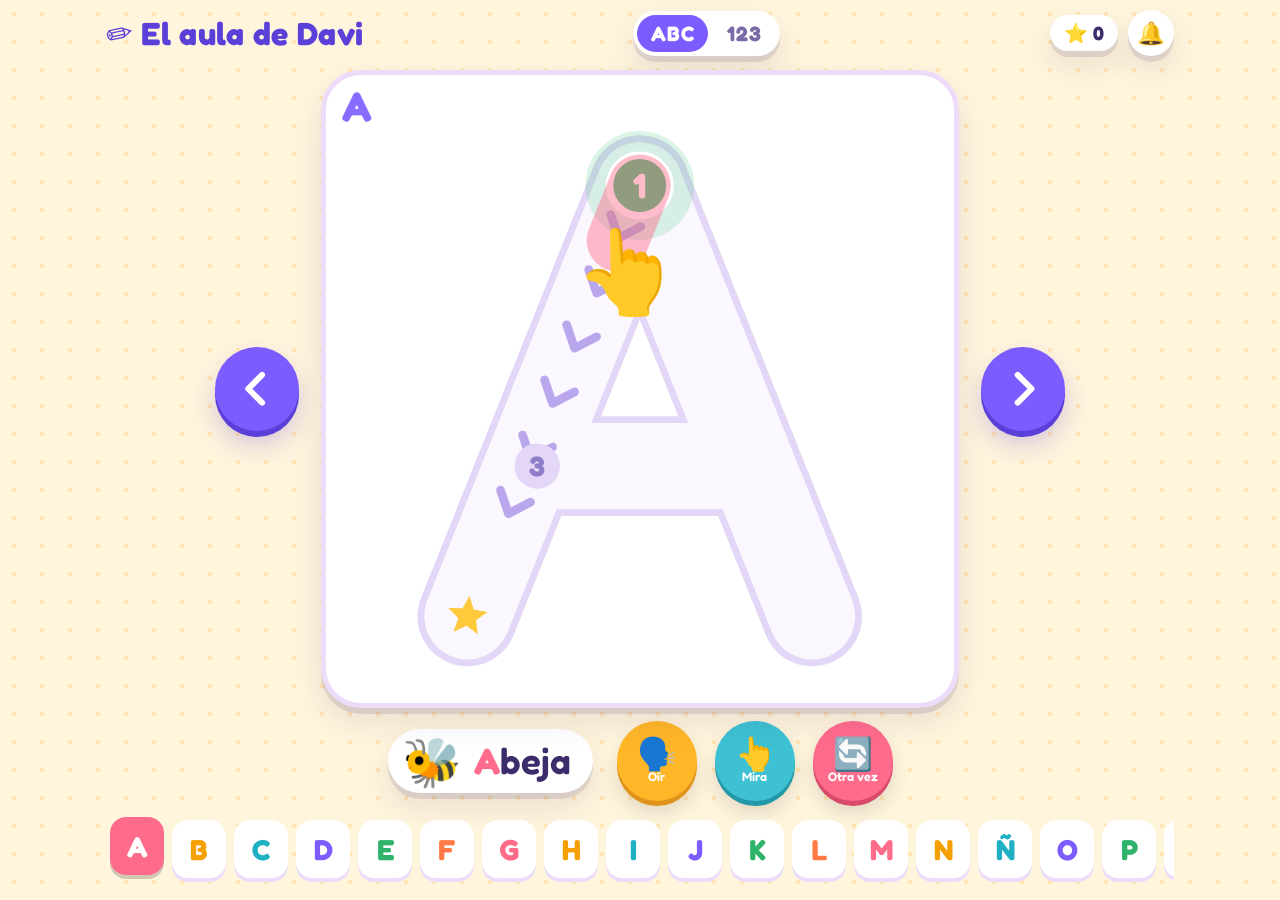
<file: index.html>
<!doctype html>
<html lang="es">
<head>
  <meta charset="utf-8">
  <meta name="viewport" content="width=device-width, initial-scale=1, maximum-scale=1, user-scalable=no, viewport-fit=cover">
  <meta name="theme-color" content="#fff4dc">
  <title>El aula de Davi</title>
  <link rel="preconnect" href="https://fonts.googleapis.com">
  <link rel="preconnect" href="https://fonts.gstatic.com" crossorigin>
  <link rel="stylesheet" href="https://fonts.googleapis.com/css2?family=Fredoka:wght@500;600;700&display=swap">
  <link rel="stylesheet" href="styles.css">
</head>
<body>
  <div class="app">
    <header class="top">
      <h1 class="brand"><span class="brand-icon" aria-hidden="true">✏️</span> <span class="brand-text">El aula de Davi</span></h1>
      <div class="tabs" role="group" aria-label="Sección">
        <button class="tab" type="button" data-mode="letras" aria-label="Letras">ABC</button>
        <button class="tab" type="button" data-mode="numeros" aria-label="Números">123</button>
      </div>
      <div class="top-actions">
        <div class="stars" title="Conseguidas"><span aria-hidden="true">⭐</span> <span id="starCount">0</span></div>
        <button id="soundBtn" class="icon-btn" type="button" aria-label="Quitar el sonido">🔔</button>
      </div>
    </header>

    <main class="stage">
      <button id="prevBtn" class="nav-btn" type="button" aria-label="Anterior">
        <svg viewBox="0 0 24 24" aria-hidden="true"><path d="M15 4 7 12l8 8"/></svg>
      </button>
      <div class="board-wrap">
        <canvas id="board" aria-label="Pizarra: traza con el dedo"></canvas>
        <div class="big-letter" id="bigLetter" aria-hidden="true">A</div>
      </div>
      <button id="nextBtn" class="nav-btn" type="button" aria-label="Siguiente">
        <svg viewBox="0 0 24 24" aria-hidden="true"><path d="m9 4 8 8-8 8"/></svg>
      </button>
    </main>

    <section class="controls">
      <button class="word-card" id="wordCard" type="button" aria-label="Escuchar la palabra">
        <span class="word-emoji" id="wordEmoji" aria-hidden="true">🐝</span>
        <span class="word" id="wordText">Abeja</span>
      </button>
      <div class="actions">
        <button id="listenBtn" class="round-btn" type="button" style="--c:#ffb627; --d:#e0931a">
          <span class="round-icon" aria-hidden="true">🗣️</span><span class="round-label">Oír</span>
        </button>
        <button id="demoBtn" class="round-btn" type="button" style="--c:#3ec1d3; --d:#2398a8">
          <span class="round-icon" aria-hidden="true">👆</span><span class="round-label">Mira</span>
        </button>
        <button id="resetBtn" class="round-btn" type="button" style="--c:#ff6b8b; --d:#d84a6b">
          <span class="round-icon" aria-hidden="true">🔄</span><span class="round-label">Otra vez</span>
        </button>
      </div>
    </section>

    <nav class="alphabet" id="alphabet" aria-label="Elige qué trazar"></nav>
  </div>

  <div class="celebrate" id="celebrate" hidden>
    <div class="celebrate-card" role="dialog" aria-live="polite" aria-label="¡Muy bien!">
      <div class="celebrate-stars" aria-hidden="true"><span>⭐</span><span>⭐</span><span>⭐</span></div>
      <p class="celebrate-title">¡Muy bien!</p>
      <div class="celebrate-emoji" id="celEmoji" aria-hidden="true"></div>
      <div class="celebrate-word" id="celWord"></div>
      <div class="celebrate-actions">
        <button id="againBtn" class="big-btn again" type="button" aria-label="Repetir">🔄</button>
        <button id="goNextBtn" class="big-btn next" type="button" aria-label="Siguiente">
          <svg viewBox="0 0 24 24" aria-hidden="true"><path d="m9 4 8 8-8 8"/></svg>
        </button>
      </div>
    </div>
  </div>

  <canvas id="confetti" aria-hidden="true"></canvas>

  <script src="letters.js"></script>
  <script src="numbers.js"></script>
  <script src="app.js"></script>
</body>
</html>
</file>
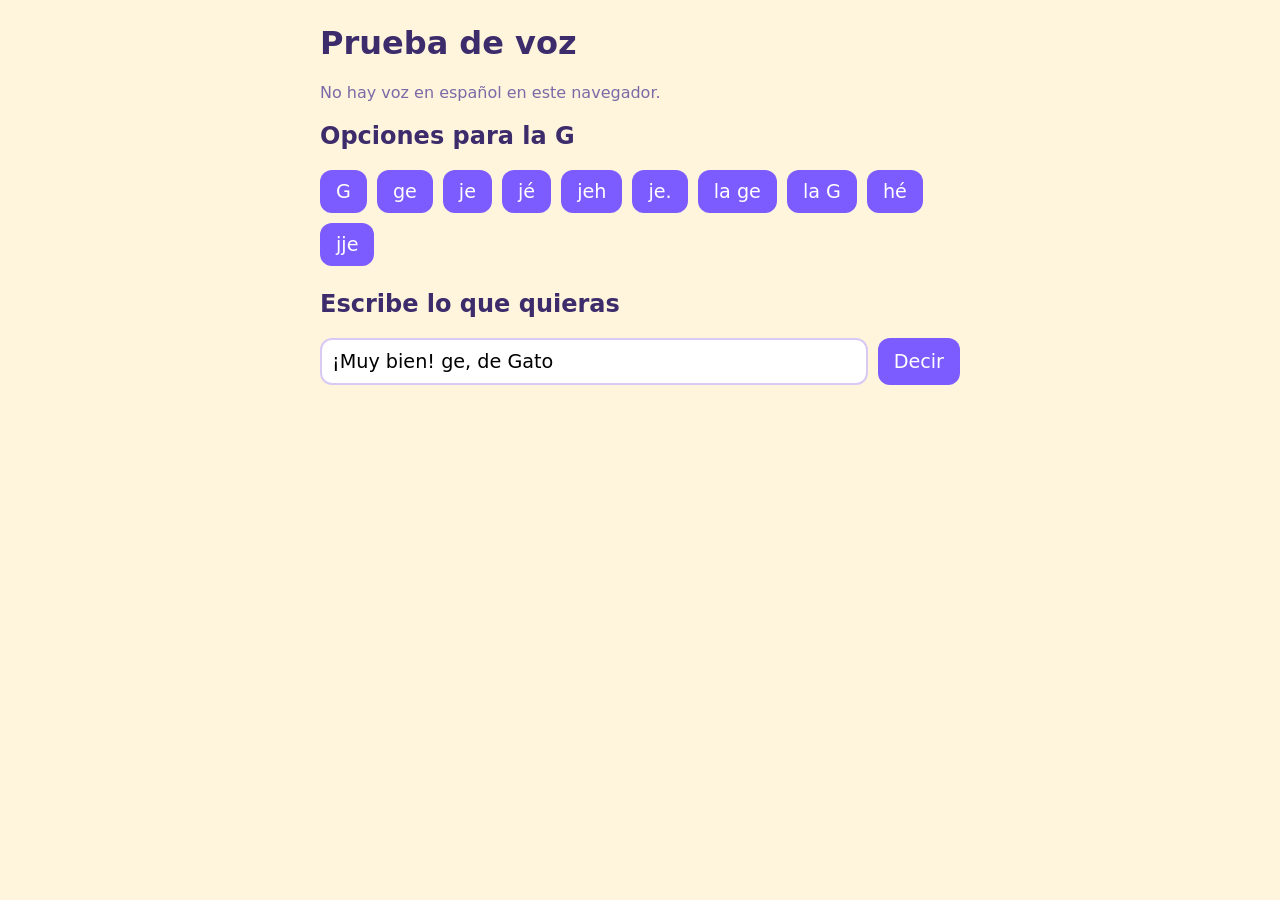
<file: prueba-voz.html>
<!doctype html>
<html lang="es">
<head>
  <meta charset="utf-8">
  <meta name="viewport" content="width=device-width, initial-scale=1">
  <title>Prueba de voz</title>
  <style>
    body { font-family: system-ui, sans-serif; margin: 0; padding: 24px 16px; background: #fff4dc; color: #3d2c6b; }
    main { max-width: 640px; margin: 0 auto; }
    h1 { margin-top: 0; }
    .opts { display: flex; flex-wrap: wrap; gap: 10px; margin: 16px 0 24px; }
    button { font: inherit; font-size: 1.2rem; padding: 10px 16px; border: 0; border-radius: 12px; background: #7c5cff; color: #fff; cursor: pointer; }
    form { display: flex; gap: 10px; flex-wrap: wrap; }
    input { font: inherit; font-size: 1.2rem; padding: 10px; border-radius: 12px; border: 2px solid #d9c9f5; flex: 1; min-width: 0; }
    #voice { color: #7a6aa8; }
  </style>
</head>
<body>
  <main>
    <h1>Prueba de voz</h1>
    <p id="voice">Buscando voz…</p>

    <h2>Opciones para la G</h2>
    <div class="opts" id="opts"></div>

    <h2>Escribe lo que quieras</h2>
    <form id="form">
      <input id="text" value="¡Muy bien! ge, de Gato" autocomplete="off">
      <button type="submit">Decir</button>
    </form>
  </main>

  <script>
    var OPTIONS = ['G', 'ge', 'je', 'jé', 'jeh', 'je.', 'la ge', 'la G', 'hé', 'jje'];
    var voice = null;

    function pickVoice() {
      var voices = speechSynthesis.getVoices();
      voice = voices.find(function (v) { return /^es[-_]ES/i.test(v.lang); }) ||
              voices.find(function (v) { return /^es/i.test(v.lang); }) || null;
      document.getElementById('voice').textContent = voice
        ? 'Voz: ' + voice.name + ' (' + voice.lang + ')'
        : 'No hay voz en español en este navegador.';
    }
    pickVoice();
    speechSynthesis.addEventListener('voiceschanged', pickVoice);

    function say(text) {
      speechSynthesis.cancel();
      setTimeout(function () {
        var u = new SpeechSynthesisUtterance(text);
        u.lang = 'es-ES';
        if (voice) u.voice = voice;
        u.rate = 0.85;
        u.pitch = 1.15;
        window._u = u;
        speechSynthesis.speak(u);
      }, 80);
    }

    OPTIONS.forEach(function (o) {
      var b = document.createElement('button');
      b.type = 'button';
      b.textContent = o;
      b.addEventListener('click', function () { say(o); });
      document.getElementById('opts').appendChild(b);
    });

    document.getElementById('form').addEventListener('submit', function (e) {
      e.preventDefault();
      say(document.getElementById('text').value);
    });
  </script>
</body>
</html>
</file>
<file: styles.css>
:root {
  --bg: #fff4dc;
  --bg-dot: #ffe6b3;
  --ink: #3d2c6b;
  --ink-soft: #7a6aa8;
  --card: #ffffff;
  --line: #ecdcf9;
  --purple: #7c5cff;
  --purple-dark: #5b3fd9;
  --pink: #ff6b8b;
  --yellow: #ffb627;
  --teal: #3ec1d3;
  --green: #36c275;
  --shadow: 0 6px 0 rgba(61, 44, 107, .12), 0 14px 30px rgba(61, 44, 107, .10);
  --font: "Fredoka", "Baloo 2", "Comic Sans MS", "Chalkboard SE", ui-rounded, system-ui, sans-serif;
  color-scheme: light;
}

* { box-sizing: border-box; }

[hidden] { display: none !important; }

html, body {
  height: 100%;
  margin: 0;
  overflow: hidden;
  overscroll-behavior: none;
}

body {
  background-color: var(--bg);
  background-image: radial-gradient(var(--bg-dot) 2.5px, transparent 2.5px);
  background-size: 28px 28px;
  color: var(--ink);
  font-family: var(--font);
  -webkit-user-select: none;
  user-select: none;
  -webkit-touch-callout: none;
  -webkit-tap-highlight-color: transparent;
}

button {
  font: inherit;
  color: inherit;
  border: 0;
  cursor: pointer;
  touch-action: manipulation;
}

button:focus-visible {
  outline: 4px solid var(--purple);
  outline-offset: 3px;
}

svg path {
  fill: none;
  stroke: currentColor;
  stroke-width: 3.4;
  stroke-linecap: round;
  stroke-linejoin: round;
}

/* ---------- Estructura ---------- */

.app {
  height: 100vh;
  height: 100dvh;
  display: grid;
  grid-template-rows: auto minmax(0, 1fr) auto auto;
  gap: clamp(6px, 1.5vh, 14px);
  padding-block: max(10px, env(safe-area-inset-top)) max(10px, env(safe-area-inset-bottom));
  padding-inline: max(16px, env(safe-area-inset-left)) max(16px, env(safe-area-inset-right));
  max-width: 1100px;
  margin: 0 auto;
}

/* ---------- Cabecera ---------- */

.top {
  display: flex;
  align-items: center;
  justify-content: space-between;
  gap: 12px;
}

.brand {
  margin: 0;
  font-size: clamp(1.25rem, 3.4vw, 2rem);
  font-weight: 700;
  letter-spacing: .01em;
  color: var(--purple-dark);
  white-space: nowrap;
}

.brand-icon {
  display: inline-block;
  transform: rotate(-12deg);
}

.tabs {
  display: flex;
  gap: 4px;
  padding: 4px;
  background: var(--card);
  border-radius: 999px;
  box-shadow: var(--shadow);
}

.tab {
  min-width: 64px;
  padding: 6px 14px;
  border-radius: 999px;
  background: transparent;
  color: var(--ink-soft);
  font-size: 1.3rem;
  font-weight: 700;
  letter-spacing: .04em;
}

.tab.active {
  background: var(--purple);
  color: #fff;
}

.top-actions {
  display: flex;
  align-items: center;
  gap: 10px;
}

.stars {
  background: var(--card);
  border-radius: 999px;
  padding: 6px 14px;
  font-size: 1.2rem;
  font-weight: 700;
  box-shadow: var(--shadow);
  white-space: nowrap;
}

.stars.bump { animation: bump .6s ease; }

.icon-btn {
  width: 46px;
  height: 46px;
  border-radius: 50%;
  background: var(--card);
  font-size: 1.4rem;
  box-shadow: var(--shadow);
}

/* ---------- Pizarra ---------- */

.stage {
  display: flex;
  align-items: center;
  justify-content: center;
  gap: clamp(8px, 2vw, 22px);
  min-height: 0;
}

.board-wrap {
  position: relative;
  height: 100%;
  aspect-ratio: 1;
  max-width: calc(100% - 2 * clamp(52px, 9vw, 84px) - 2 * clamp(8px, 2vw, 22px));
  background: var(--card);
  border-radius: clamp(24px, 4vw, 40px);
  border: 5px solid var(--line);
  box-shadow: var(--shadow);
  overflow: hidden;
}

#board {
  position: absolute;
  inset: 0;
  width: 100%;
  height: 100%;
  touch-action: none;
  cursor: crosshair;
}

.big-letter {
  position: absolute;
  top: 10px;
  left: 16px;
  font-size: clamp(1.6rem, 4vw, 2.6rem);
  font-weight: 700;
  line-height: 1;
  color: var(--purple);
  opacity: .9;
  pointer-events: none;
}

.nav-btn {
  flex: none;
  width: clamp(52px, 9vw, 84px);
  height: clamp(52px, 9vw, 84px);
  border-radius: 50%;
  display: grid;
  place-items: center;
  background: var(--purple);
  color: #fff;
  box-shadow: 0 6px 0 var(--purple-dark), 0 14px 24px rgba(91, 63, 217, .25);
  transition: transform .1s ease, box-shadow .1s ease;
}

.nav-btn svg { width: 58%; height: 58%; }

.nav-btn:active {
  transform: translateY(5px);
  box-shadow: 0 1px 0 var(--purple-dark), 0 6px 12px rgba(91, 63, 217, .25);
}

/* ---------- Palabra y botones ---------- */

.controls {
  display: flex;
  align-items: center;
  justify-content: center;
  flex-wrap: wrap;
  gap: clamp(10px, 2vw, 24px);
}

.word-card {
  display: flex;
  align-items: center;
  gap: 12px;
  padding: 8px 22px 8px 14px;
  background: var(--card);
  border-radius: 999px;
  box-shadow: var(--shadow);
}

.word-emoji {
  font-size: clamp(2rem, 5vw, 3rem);
  line-height: 1;
}

.word-emoji.count {
  max-width: 5.6em;
  font-size: clamp(1rem, 2.4vw, 1.4rem);
  line-height: 1.15;
  text-align: center;
  white-space: normal;
}

.word-card.pop .word-emoji { animation: wiggle .7s ease; }

.word {
  font-size: clamp(1.5rem, 4vw, 2.3rem);
  font-weight: 600;
}

.word .initial {
  color: var(--pink);
  font-weight: 700;
}

.actions {
  display: flex;
  gap: clamp(10px, 2vw, 18px);
}

.round-btn {
  width: clamp(62px, 9vw, 80px);
  height: clamp(62px, 9vw, 80px);
  border-radius: 50%;
  background: var(--c);
  color: #fff;
  display: flex;
  flex-direction: column;
  align-items: center;
  justify-content: center;
  gap: 1px;
  box-shadow: 0 5px 0 var(--d), 0 12px 20px rgba(0, 0, 0, .12);
  transition: transform .1s ease, box-shadow .1s ease;
}

.round-btn:active {
  transform: translateY(4px);
  box-shadow: 0 1px 0 var(--d), 0 5px 10px rgba(0, 0, 0, .12);
}

.round-icon {
  font-size: clamp(1.5rem, 3.4vw, 2rem);
  line-height: 1;
}

.round-label {
  font-size: .78rem;
  font-weight: 600;
  line-height: 1;
}

/* ---------- Abecedario ---------- */

.alphabet {
  display: flex;
  gap: 8px;
  overflow-x: auto;
  padding: 6px 4px 12px;
  scroll-snap-type: x proximity;
  scrollbar-width: thin;
  -webkit-overflow-scrolling: touch;
}

.letter-tile {
  position: relative;
  flex: none;
  width: 54px;
  height: 58px;
  border-radius: 16px;
  background: var(--card);
  color: var(--tile);
  font-size: 1.8rem;
  font-weight: 700;
  scroll-snap-align: center;
  box-shadow: 0 4px 0 var(--line);
  transition: transform .15s ease;
}

.letter-tile.long { font-size: 1.3rem; }

.letter-tile.active {
  background: var(--tile);
  color: #fff;
  transform: translateY(-3px);
  box-shadow: 0 4px 0 rgba(0, 0, 0, .18);
}

.letter-tile .badge {
  position: absolute;
  top: -8px;
  right: -6px;
  font-size: 1rem;
  filter: drop-shadow(0 1px 1px rgba(0, 0, 0, .2));
}

/* ---------- Celebración ---------- */

.celebrate {
  position: fixed;
  inset: 0;
  z-index: 10;
  display: grid;
  place-items: center;
  padding: 16px;
  background: rgba(61, 44, 107, .35);
  animation: fade .3s ease;
}

.celebrate-card {
  width: min(420px, 100%);
  padding: 22px 24px 26px;
  border-radius: 36px;
  background: var(--card);
  text-align: center;
  box-shadow: 0 10px 0 var(--line), 0 30px 60px rgba(61, 44, 107, .3);
  animation: pop .5s cubic-bezier(.2, 1.6, .4, 1);
}

.celebrate-stars {
  font-size: 2.4rem;
  display: flex;
  justify-content: center;
  gap: 6px;
}

.celebrate-stars span {
  animation: star-in .6s cubic-bezier(.2, 1.6, .4, 1) both;
}
.celebrate-stars span:nth-child(1) { animation-delay: .15s; }
.celebrate-stars span:nth-child(2) { animation-delay: .3s; font-size: 3rem; }
.celebrate-stars span:nth-child(3) { animation-delay: .45s; }

.celebrate-title {
  margin: 4px 0 0;
  font-size: 2.4rem;
  font-weight: 700;
  color: var(--purple-dark);
}

.celebrate-emoji {
  font-size: 5.5rem;
  line-height: 1.15;
  animation: bounce 1.2s ease-in-out infinite;
}

.celebrate-emoji.count {
  max-width: 5.6em;
  margin: 8px auto;
  font-size: 2.6rem;
}

.celebrate-word {
  font-size: 2.4rem;
  font-weight: 600;
}

.celebrate-word .initial { color: var(--pink); font-weight: 700; }

.celebrate-actions {
  display: flex;
  justify-content: center;
  gap: 18px;
  margin-top: 16px;
}

.big-btn {
  width: 84px;
  height: 84px;
  border-radius: 50%;
  display: grid;
  place-items: center;
  font-size: 2.2rem;
  color: #fff;
  transition: transform .1s ease, box-shadow .1s ease;
}

.big-btn svg { width: 50%; height: 50%; }

.big-btn.again { background: var(--pink); box-shadow: 0 6px 0 #d84a6b; }
.big-btn.next  { background: var(--green); box-shadow: 0 6px 0 #25a05c; animation: nudge 1.4s ease-in-out 1s infinite; }

.big-btn:active { transform: translateY(5px); box-shadow: none; }

#confetti {
  position: fixed;
  inset: 0;
  width: 100%;
  height: 100%;
  z-index: 11;
  pointer-events: none;
}

/* ---------- Animaciones ---------- */

@keyframes fade { from { opacity: 0; } }
@keyframes pop { from { transform: scale(.6); opacity: 0; } }
@keyframes star-in { from { transform: scale(0) rotate(-90deg); opacity: 0; } }
@keyframes bounce { 50% { transform: translateY(-10px) scale(1.05); } }
@keyframes nudge { 50% { transform: translateX(6px); } }
@keyframes bump { 40% { transform: scale(1.3); } }
@keyframes wiggle {
  25% { transform: rotate(-14deg) scale(1.15); }
  50% { transform: rotate(10deg) scale(1.15); }
  75% { transform: rotate(-6deg); }
}

@media (prefers-reduced-motion: reduce) {
  *, *::before, *::after { animation: none !important; transition: none !important; }
}

/* Móvil en vertical: más espacio para la pizarra */
@media (max-width: 520px) {
  .brand { font-size: 1.15rem; }
  .stars { font-size: 1rem; padding: 5px 10px; }
  .icon-btn { width: 40px; height: 40px; font-size: 1.2rem; }
  .word-card { padding: 6px 16px 6px 10px; }
  .letter-tile { width: 46px; height: 50px; font-size: 1.5rem; border-radius: 14px; }
  .letter-tile.long { font-size: 1.1rem; }
  .tab { min-width: 0; padding: 5px 10px; font-size: 1.05rem; }
}

@media (max-width: 440px) {
  .brand-text { display: none; }
}

/* Pantallas bajas (móvil en horizontal) */
@media (max-height: 520px) {
  .controls { gap: 10px; }
  .round-btn { width: 54px; height: 54px; }
  .round-label { display: none; }
  .word-emoji { font-size: 1.8rem; }
  .word { font-size: 1.4rem; }
  .letter-tile { width: 42px; height: 44px; font-size: 1.4rem; }
}

/* Pizarra siempre cuadrada y lo más grande posible */
@supports (container-type: size) {
  .stage {
    position: relative;
    container-type: size;
  }

  .board-wrap {
    height: auto;
    max-width: none;
    width: min(100cqh, 100cqw - 2 * clamp(52px, 9vw, 84px) - 2 * clamp(8px, 2vw, 22px));
  }

  @media (max-width: 520px) {
    .board-wrap { width: min(100cqh, 100cqw); }

    .nav-btn {
      position: absolute;
      bottom: 8px;
      z-index: 2;
      width: 50px;
      height: 50px;
      box-shadow: 0 4px 0 var(--purple-dark), 0 8px 16px rgba(91, 63, 217, .25);
    }

    #prevBtn { left: 8px; }
    #nextBtn { right: 8px; }
  }
}
</file>
